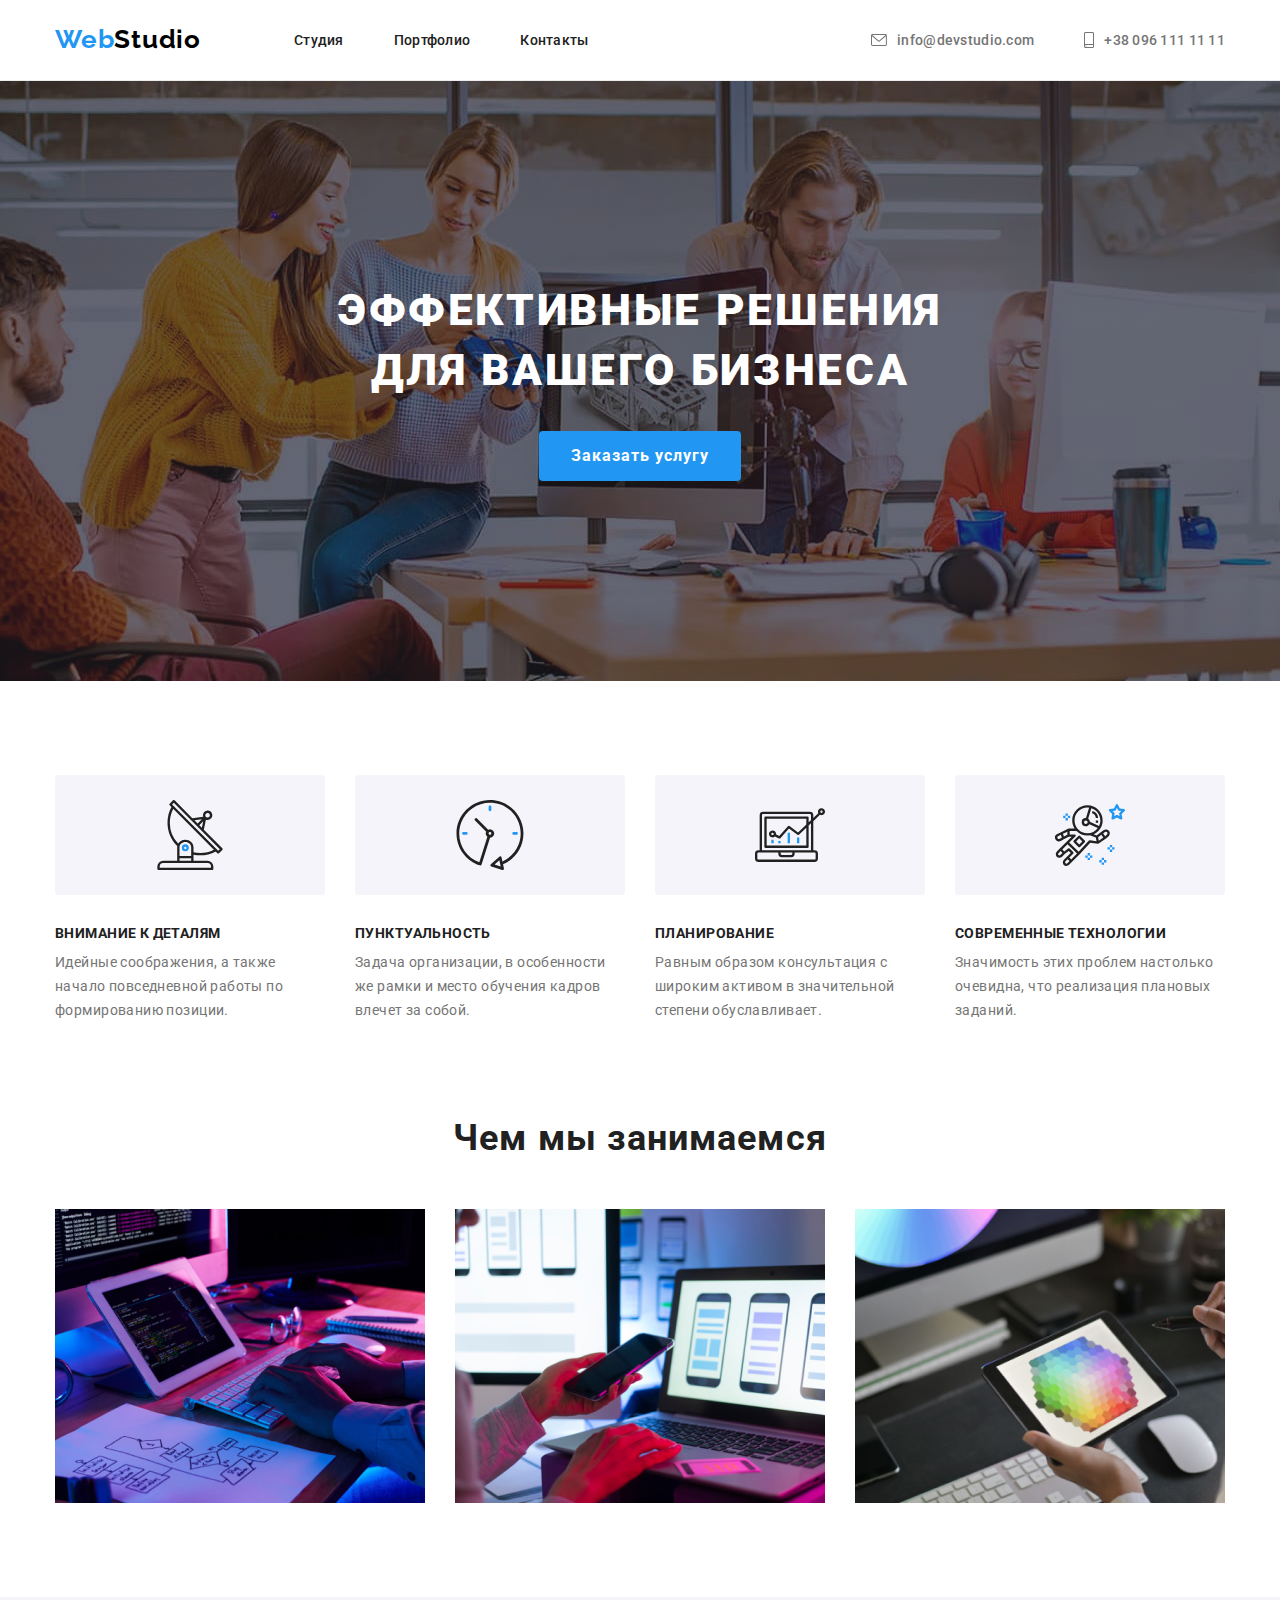
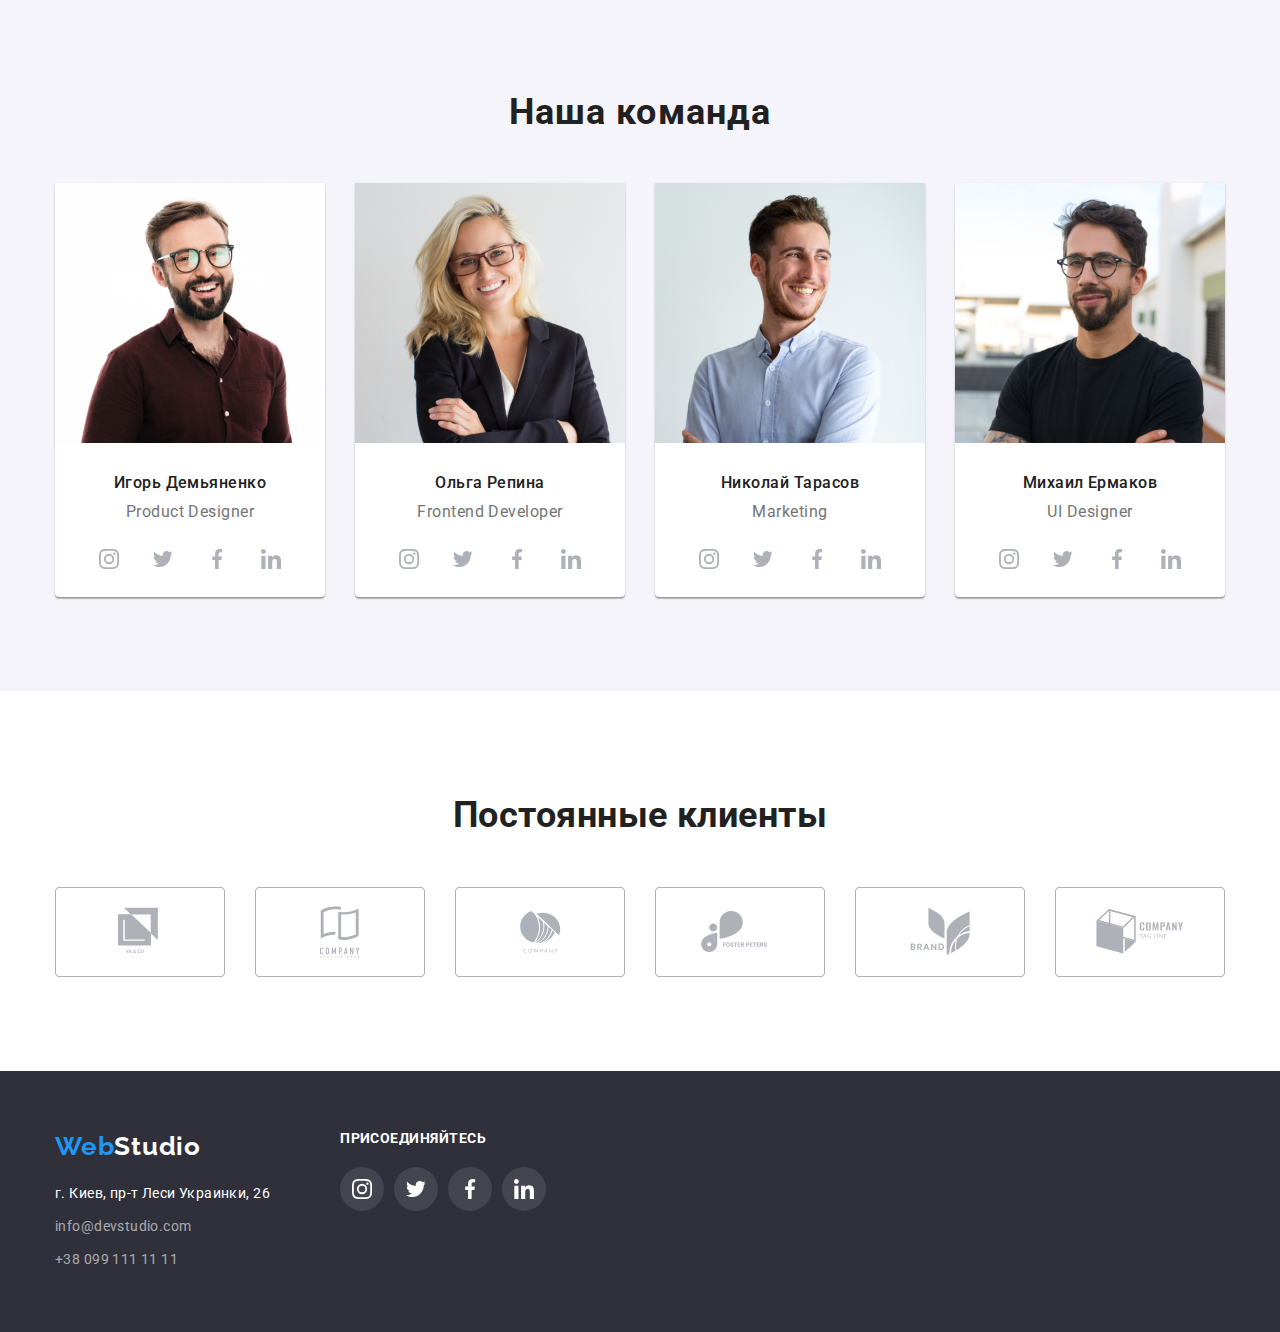
<file: index.html>
<!DOCTYPE html>
<html lang="ru">

<head>
    <meta charset="UTF-8">
    <meta name="viewport" content="width=device-width, initial-scale=1.0">
    <title>WebStudio</title>
    <link rel="stylesheet" href="https://cdnjs.cloudflare.com/ajax/libs/modern-normalize/1.0.0/modern-normalize.min.css"
        integrity="sha512-ISS7cAi1PEhQ8jnbJpJZMd29NlhNj4AWYyLOSp2CE/CsHxTCu+r+t0D2yoJudVrd0/8fTVPUVDzY5Tvli75u/g=="
        crossorigin="anonymous" />
    <link rel="preconnect" href="https://fonts.gstatic.com">
    <link
        href="https://fonts.googleapis.com/css2?family=Raleway:wght@700&family=Roboto:wght@400;500;700;900&display=swap"
        rel="stylesheet">
    <link rel="stylesheet" href="https://cdnjs.cloudflare.com/ajax/libs/modern-normalize/1.0.0/modern-normalize.min.css" />
    <link rel="stylesheet" href="./css/styles.css">
</head>

<body>
    <header class="header">
        <div class="container">
            <nav class="navigation">
                <a class="heder-logo-text" href="./index.html" lang="en">Web<span class="logo-black">Studio</span></a>
                    <ul class="navigation-list">
                        <li class="navigation-list-item">
                            <a class="navigation-list-link" href="./index.html">Студия</a>
                        </li>
                        <li class="navigation-list-item">
                            <a class="navigation-list-link" href="./portfolio.html">Портфолио</a>
                        </li>
                        <li class="navigation-list-item">
                            <a class="navigation-list-link" href="#">Контакты</a>
                        </li>
                    </ul>
            </nav>
                <address class="address">
                    <a class="adress-mail-link" href="mailto:info@devstudio.com">
                        <svg class="info-icon-mail"><use href="./img/sprite.svg#icon-mail"></use></svg>info@devstudio.com
                    </a>

                    <a class="adress-phone-link" href="tel:+380961111111">
                        <svg class="info-icon-phone"><use href="./img/sprite.svg#icon-phone"></use></svg>+38 096 111 11 11
                    </a>
                </address>
        </div>
    </header>

    <main>
        <!--HERO-->
        <div>
            <section class="hero">
                <div class="main-hero">
                    <h1 class="main-hero-title">Эффективные решения<br>для вашего бизнеса</h1>
                    <button class="main-hero-modal-btn" type="button">Заказать услугу</button>
                </div>
            </section>
        </div>
        <!--Basic tricks-->
        <section class="basic-tricks">
            <div class="container">                                                           
                <ul class="basic-tricks-list">
                    <li class="basic-tricks-item ">
                        <div class="icon-division">
                            <svg width="70" height="70" class="icon-svg">
                                <use href="./img/sprite.svg#icon-antenna"></use>
                            </svg>
                        </div>                                   
                        <h3 class="basic-tricks-title">Внимание к деталям</h3>
                        <p class="basic-tricks-text">Идейные соображения, а также начало повседневной работы по формированию позиции.</p>
                    </li>
                    <li class="basic-tricks-item">
                        <div class="icon-division">
                            <svg width="70" height="70" class="icon-svg">
                                <use href="./img/sprite.svg#icon-clock"></use>
                            </svg>
                        </div>
                        <h3 class="basic-tricks-title">Пунктуальность</h3>
                        <p class="basic-tricks-text">Задача организации, в особенности же рамки и место обучения кадров влечет за собой.</p>
                    </li>
                    <li class="basic-tricks-item">
                        <div class="icon-division">
                            <svg width="70" height="70" class="icon-svg">
                                <use href="./img/sprite.svg#icon-diagram"></use>
                            </svg>
                        </div>
                        <h3 class="basic-tricks-title">Планирование</h3>
                        <p class="basic-tricks-text">Равным образом консультация с широким активом в значительной степени обуславливает.</p>
                    </li>
                    <li class="basic-tricks-item">
                        <div class="icon-division">
                            <svg width="70" height="70" class="icon-svg">
                                <use href="./img/sprite.svg#icon-astronaut"></use>
                            </svg>
                        </div>
                        <h3 class="basic-tricks-title">Современные технологии</h3>
                        <p class="basic-tricks-text">Значимость этих проблем настолько очевидна, что реализация плановых заданий.</p>
                    </li>
                </ul>
            </div>
        </section>

        <!--What we do-->
        <section class="what-we-do">
            <div class="container">
                <h2 class="what-we-do-title">Чем мы занимаемся</h2>
                <ul class="what-we-do-list">
                    <li class="what-we-do-img">
                        <a href="" target="blank">
                            <img src="./what-we-do/img.jpg" alt="Верстает" width="370" height="294">
                        </a>
                    </li>
                    <li class="what-we-do-img">
                        <a href="" target="blank">
                            <img src="./what-we-do/img-1.jpg" alt="Тестирует" width="370" height="294">
                        </a>
                    </li>
                    <li class="what-we-do-img">
                        <a href="" target="blank">
                            <img src="./what-we-do/img-2.jpg" alt="Усовершенствует" width="370" height="294">
                        </a>
                    </li>
                </ul>
            </div>
        </section>

        <!--our team-->
        <section class="our-team">
            <div class="container">
                <h2 class="our-team-title">Наша команда</h2>
                <ul class="our-team-list">
                    <li class="our-team-photo">
                        <a href="" class="team-link">
                            <img src="./team/img.jpg" alt="Игорь Демьяненко" width="270" height="260">
                            <h3 class="our-team-photo-title">Игорь Демьяненко</h3>
                            <p class="our-team-text" lang="en">Product Designer</p>
                            <ul class="social-list">
                                <li class="social-item">
                                    <a href="" class="link-network">
                                        <svg class="icon-network">
                                            <use href="./img/sprite.svg#icon-instagram"></use>
                                        </svg>
                                    </a>
                                </li>
                                <li class="social-item">
                                    <a href="" class="link-network">
                                        <svg class="icon-network">
                                            <use href="./img/sprite.svg#icon-twitter"></use>
                                        </svg>
                                    </a>
                                </li>
                                <li class="social-item">
                                    <a href="" class="link-network">
                                        <svg class="icon-network">
                                            <use href="./img/sprite.svg#icon-facebook"></use>
                                        </svg>
                                    </a>
                                </li>
                                <li class="social-item">
                                    <a href="" class="link-network">
                                        <svg class="icon-network">
                                            <use href="./img/sprite.svg#icon-linkedin"></use>
                                        </svg>
                                    </a>
                                </li>
                            </ul>
                        </a>
                                                               
                    <li class="our-team-photo">
                        <a href="" class="team-link">
                            <img src="./team/img-1.jpg" alt="Ольга Репина" width="270" height="260">
                            <h3 class="our-team-photo-title">Ольга Репина</h3>
                            <p class="our-team-text" lang="en">Frontend Developer</p>
                            <ul class="social-list">
                                <li class="social-item">
                                    <a href="" class="link-network">
                                        <svg class="icon-network">
                                            <use href="./img/sprite.svg#icon-instagram"></use>
                                        </svg>
                                    </a>
                                </li>
                                <li class="social-item">
                                    <a href="" class="link-network">
                                        <svg class="icon-network">
                                            <use href="./img/sprite.svg#icon-twitter"></use>
                                        </svg>
                                    </a>
                                </li>
                                <li class="social-item">
                                    <a href="" class="link-network">
                                        <svg class="icon-network">
                                            <use href="./img/sprite.svg#icon-facebook"></use>
                                        </svg>
                                    </a>
                                </li>
                                <li class="social-item">
                                    <a href="" class="link-network">
                                        <svg class="icon-network">
                                            <use href="./img/sprite.svg#icon-linkedin"></use>
                                        </svg>
                                    </a>
                                </li>
                            </ul>
                    <li class="our-team-photo">
                        <a href="" class="team-link">
                            <img src="./team/img-2.jpg" alt="Николай Тарасов" width="270" height="260">
                            <h3 class="our-team-photo-title">Николай Тарасов</h3>
                            <p class="our-team-text" lang="en">Marketing</p>
                            <ul class="social-list">
                                <li class="social-item">
                                    <a href="" class="link-network">
                                        <svg class="icon-network">
                                            <use href="./img/sprite.svg#icon-instagram"></use>
                                        </svg>
                                    </a>
                                </li>
                                <li class="social-item">
                                    <a href="" class="link-network">
                                        <svg class="icon-network">
                                            <use href="./img/sprite.svg#icon-twitter"></use>
                                        </svg>
                                    </a>
                                </li>
                                <li class="social-item">
                                    <a href="" class="link-network">
                                        <svg class="icon-network">
                                            <use href="./img/sprite.svg#icon-facebook"></use>
                                        </svg>
                                    </a>
                                </li>
                                <li class="social-item">
                                    <a href="" class="link-network">
                                        <svg class="icon-network">
                                            <use href="./img/sprite.svg#icon-linkedin"></use>
                                        </svg>
                                    </a>
                                </li>
                            </ul>
                    <li class="our-team-photo">
                        <a href="" class="team-link">
                            <img src="./team/img-3.jpg" alt="Михаил Ермаков" width="270" height="260">
                            <h3 class="our-team-photo-title">Михаил Ермаков</h3>
                            <p class="our-team-text" lang="en">UI Designer</p>
                            <ul class="social-list">
                                <li class="social-item">
                                    <a href="" class="link-network">
                                        <svg class="icon-network">
                                            <use href="./img/sprite.svg#icon-instagram"></use>
                                        </svg>
                                    </a>
                                </li>
                                <li class="social-item">
                                    <a href="" class="link-network">
                                        <svg class="icon-network">
                                            <use href="./img/sprite.svg#icon-twitter"></use>
                                        </svg>
                                    </a>
                                </li>
                                <li class="social-item">
                                    <a href="" class="link-network">
                                        <svg class="icon-network">
                                            <use href="./img/sprite.svg#icon-facebook"></use>
                                        </svg>
                                    </a>
                                </li>
                                <li class="social-item">
                                    <a href="" class="link-network">
                                        <svg class="icon-network">
                                            <use href="./img/sprite.svg#icon-linkedin"></use>
                                        </svg>
                                    </a>
                                </li>
                            </ul>
                        </a>
                    </li>
                </ul>
            </div>
        </section>

        <!--clients-->

            <section class="clients">
                <div class="container">
                    <h2 class="team-title">Постоянные клиенты</h2>
                    <ul class="list-clients">
                        <li class="item-clients">
                            <a href="#" class="link-clients">
                                <svg width="44" height="50" class="icon-clients">
                                    <use href="./img/sprite.svg#icon-logo-ya-co"></use>
                                </svg>
                            </a>
                        </li>
                        <li class="item-clients">
                            <a href="#" class="link-clients">
                                <svg width="40" height="52" class="icon-clients">
                                    <use href="./img/sprite.svg#icon-logo-tagline-here"></use>
                                </svg>
                            </a>
                        </li>
                        <li class="item-clients">
                            <a href="#" class="link-clients">
                                <svg width="41" height="42" class="icon-clients">
                                    <use href="./img/sprite.svg#icon-logo-company"></use>
                                </svg>
                            </a>
                        </li>
                        <li class="item-clients">
                            <a href="#" class="link-clients">
                                <svg width="79" height="42" class="icon-clients">
                                    <use href="./img/sprite.svg#icon-logo-foster"></use>
                                </svg>
                            </a>
                        </li>
                        <li class="item-clients">
                            <a href="#" class="link-clients">
                                <svg width="60" height="47" class="icon-clients">
                                    <use href="./img/sprite.svg#icon-logo-brend"></use>
                                </svg>
                            </a>
                        </li>
                        <li class="item-clients">
                            <a href="#" class="link-clients">
                                <svg width="88" height="45" class="icon-clients">
                                    <use href="./img/sprite.svg#icon-logo-company-tige"></use>
                                </svg>
                            </a>
                        </li>
                    </ul>
                </div>
            </section>
    </main>

    <footer class="footer">
        <div class="container">
            <div class="footer-container">
                <a class="footer-logo-text" href="./index.html" lang="en">Web<span class="footer-logo-white">Studio</span></a>
                <ul class="footer-list">
                    <li class="footer-list-item">
                        <a class="footer-map" href="https://goo.gl/maps/Ar7S7timAM4m2ztU9" target="_blank">г. Киев, пр-т Леси Украинки, 26</a>
                    </li>
                    <li class="footer-list-item">
                        <a class="footer-mail" href="mailto:info@devstudio.com">info@devstudio.com</a>
                    </li>
                    <li class="footer-list-item">
                        <a class="footer-phone" href="tel:+380991111111">+38 099 111 11 11</a>
                    </li>
                </ul>
            </div>
            <div class="join">
                <p class="join-title">присоединяйтесь</p>
                <ul class="list-join">
                    <li class="item-join">
                        <a href="#" class="link-join">
                            <svg width="20" height="20" class="join-network">
                                <use href="./img/sprite.svg#icon-instagram"></use>
                            </svg>
                        </a>
                    </li>
                    <li class="item-join">
                        <a href="#" class="link-join">
                            <svg width="20" height="20" class="join-network">
                                <use href="./img/sprite.svg#icon-twitter"></use>
                            </svg>
                        </a>
                    </li>
                    <li class="item-join">
                        <a href="#" class="link-join">
                            <svg width="20" height="20" class="join-network">
                                <use href="./img/sprite.svg#icon-facebook"></use>
                            </svg>
                        </a>
                    </li>
                    <li class="item-join">
                        <a href="#" class="link-join">
                            <svg width="20" height="20" class="join-network">
                                <use href="./img/sprite.svg#icon-linkedin"></use>
                            </svg>
                        </a>
                    </li>
                </ul>
            </div> 
        </div>
                  
        
    </footer>
</body>

</html>
</file>
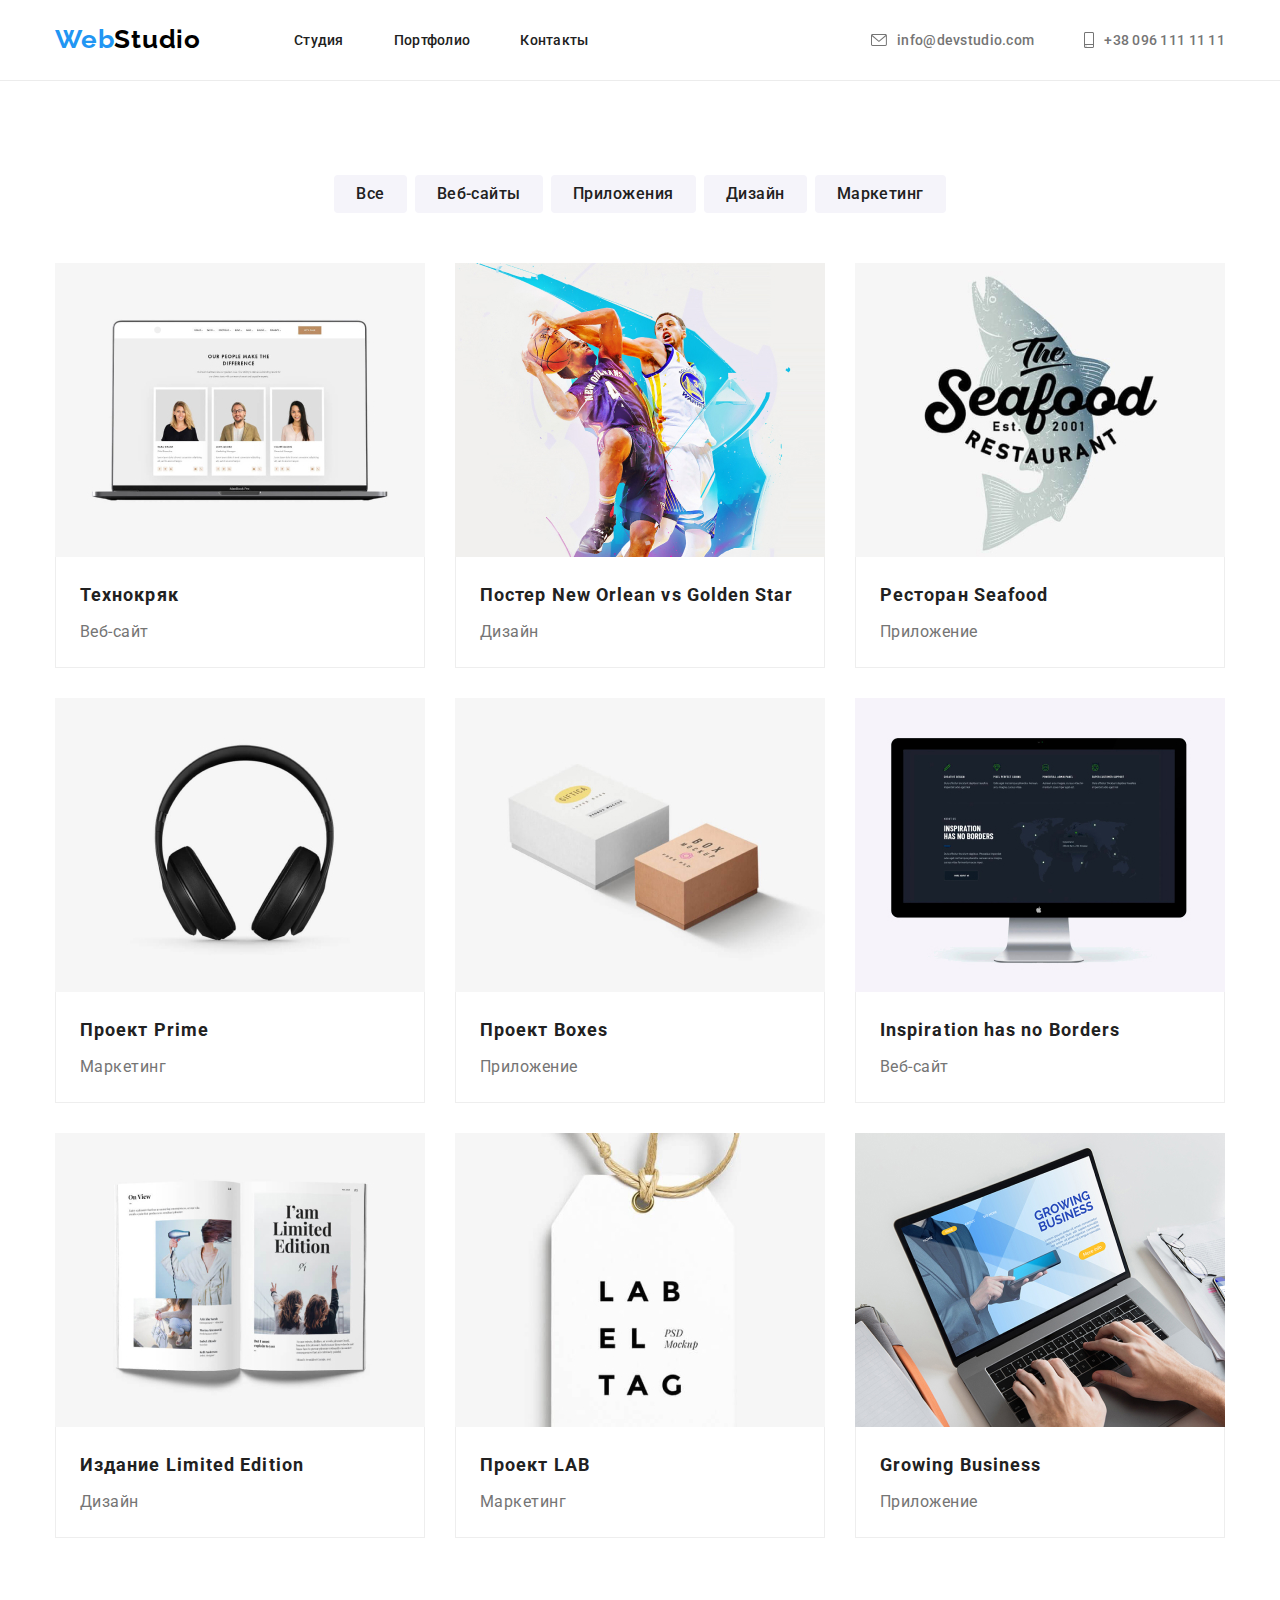
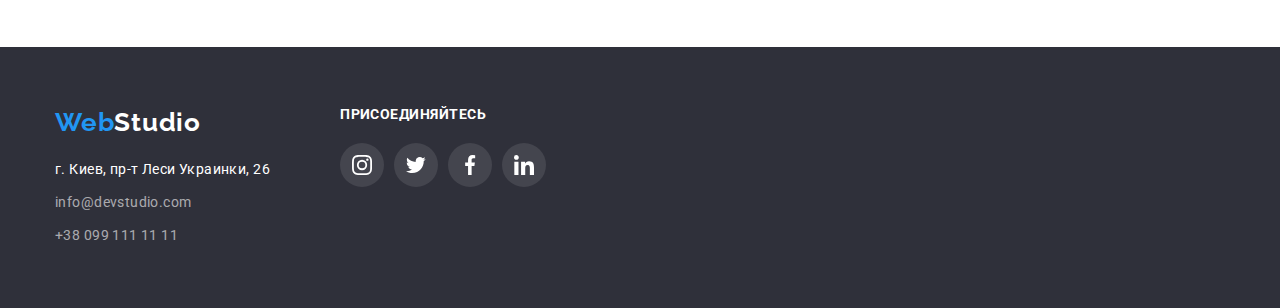
<file: portfolio.html>
<!DOCTYPE html>
<html lang="ru">
  <head>
    <meta charset="UTF-8" />
    <meta name="viewport" content="width=device-width, initial-scale=1.0" />
    <title>WebStudio</title>
    <link
      rel="stylesheet"
      href="https://cdnjs.cloudflare.com/ajax/libs/modern-normalize/1.0.0/modern-normalize.min.css"
      integrity="sha512-ISS7cAi1PEhQ8jnbJpJZMd29NlhNj4AWYyLOSp2CE/CsHxTCu+r+t0D2yoJudVrd0/8fTVPUVDzY5Tvli75u/g=="
      crossorigin="anonymous"
    />
    <link rel="preconnect" href="https://fonts.gstatic.com" />
    <link
      href="https://fonts.googleapis.com/css2?family=Raleway:wght@700&family=Roboto:wght@400;500;700;900&display=swap"
      rel="stylesheet"
    />
    <link
      rel="stylesheet"
      href="https://cdnjs.cloudflare.com/ajax/libs/modern-normalize/1.0.0/modern-normalize.min.css"
    />
    <link rel="stylesheet" href="./css/styles.css" />
  </head>

  <body>
    <header class="header">
      <div class="container">
        <nav class="navigation">
          <a class="heder-logo-text" href="./index.html" lang="en"
            >Web<span class="logo-black">Studio</span></a
          >
          <ul class="navigation-list">
            <li class="navigation-list-item">
              <a class="navigation-list-link" href="./index.html">Студия</a>
            </li>
            <li class="navigation-list-item">
              <a class="navigation-list-link" href="./portfolio.html">Портфолио</a>
            </li>
            <li class="navigation-list-item">
              <a class="navigation-list-link" href="#">Контакты</a>
            </li>
          </ul>
        </nav>
        <address class="address">
          <a class="adress-mail-link" href="mailto:info@devstudio.com">
            <svg class="info-icon-mail">
              <use href="./img/sprite.svg#icon-mail"></use></svg>info@devstudio.com
          </a>
          <a class="adress-phone-link" href="tel:+380961111111">
            <svg class="info-icon-phone">
              <use href="./img/sprite.svg#icon-phone"></use></svg>+38 096 111 11 11
          </a>
        </address>
      </div>
    </header>

    <main>
      <!--Navigation-->
      <section class="portfolio-navigation">
        <div class="container">
          <h1 hidden>Портфолио</h1>
          <ul class="portfolio-navigation-list">
            <li class="portfolio-navigation-list-item">
              <button class="nav-title" type="button">Все</button>
            </li>
            <li class="portfolio-navigation-list-item">
              <button class="nav-title" type="button">Веб-сайты</button>
            </li>
            <li class="portfolio-navigation-list-item">
              <button class="nav-title" type="button">Приложения</button>
            </li>
            <li class="portfolio-navigation-list-item">
              <button class="nav-title" type="button">Дизайн</button>
            </li>
            <li class="portfolio-navigation-list-item">
              <button class="nav-title" type="button">Маркетинг</button>
            </li>
          </ul>
          <!--Teamwork-->
          <h2 hidden>Командная робота</h2>
          <ul class="teamwork-list">
            <li class="teamwork-list-item">
              <a href="#" class="portfolio-link">
                <img class="teamwork-list-img" src="./portfolio-img/tehnokriak.jpg" alt="Веб-сайт" width="370" height="294"/>
                <div class="container-portfolio">
                  <h3 class="teamwork-list-title">Технокряк</h3>
                  <p class="teamwork-list-text">Веб-сайт</p>
                </div>
              </a>
            </li>
            <li class="teamwork-list-item">
              <a href="#" class="portfolio-link">
                <img class="teamwork-list-img" src="./portfolio-img/poster.jpg" alt="Постер New Orlean vs Golden Star" width="370" height="294"/>
                <div class="container-portfolio">
                  <h3 class="teamwork-list-title">
                    Постер New Orlean vs Golden Star
                  </h3>
                  <p class="teamwork-list-text">Дизайн</p>
                </div>
              </a>
            </li>
            <li class="teamwork-list-item">
              <a href="#" class="portfolio-link">
                <img class="teamwork-list-img" src="./portfolio-img/restourant.jpg" alt="370" height="294"/>
                <div class="container-portfolio">
                  <h3 class="teamwork-list-title">Ресторан Seafood</h3>
                  <p class="teamwork-list-text">Приложение</p>
                </div>
              </a>
            </li>
            <li class="teamwork-list-item">
              <a href="#" class="portfolio-link">
                <img class="teamwork-list-img" src="./portfolio-img/listening.jpg" alt="370" height="294"/>
                <div class="container-portfolio">
                  <h3 class="teamwork-list-title">Проект Prime</h3>
                  <p class="teamwork-list-text">Маркетинг</p>
                </div>
              </a>
            </li>
            <li class="teamwork-list-item">
              <a href="#" class="portfolio-link">
                <img class="teamwork-list-img" src="./portfolio-img/boxes.jpg" alt="370" height="294"/>
                <div class="container-portfolio">
                  <h3 class="teamwork-list-title">Проект Boxes</h3>
                  <p class="teamwork-list-text">Приложение</p>
                </div>
              </a>
            </li>
            <li class="teamwork-list-item">
              <a href="#" class="portfolio-link">
                <img class="teamwork-list-img" src="./portfolio-img/monitor.jpg" alt="370" height="294"/>
                <div class="container-portfolio">
                  <h3 class="teamwork-list-title">
                    Inspiration has no Borders
                  </h3>
                  <p class="teamwork-list-text">Веб-сайт</p>
                </div>
              </a>
            </li>
            <li class="teamwork-list-item">
              <a href="#" class="portfolio-link">
                <img class="teamwork-list-img" src="./portfolio-img/magazine.jpg" alt="370" height="294"/>
                <div class="container-portfolio">
                  <h3 class="teamwork-list-title">Издание Limited Edition</h3>
                  <p class="teamwork-list-text">Дизайн</p>
                </div>
              </a>
            </li>
            <li class="teamwork-list-item">
              <a href="#" class="portfolio-link">
                <img class="teamwork-list-img" src="./portfolio-img/label.jpg" alt="370" height="294"/>
                <div class="container-portfolio">
                  <h3 class="teamwork-list-title">Проект LAB</h3>
                  <p class="teamwork-list-text">Маркетинг</p>
                </div>
              </a>
            </li>
            <li class="teamwork-list-item">
              <a href="#" class="portfolio-link">
                <img class="teamwork-list-img" src="./portfolio-img/pc.jpg" alt="370" height="294"/>
                <div class="container-portfolio">
                  <h3 class="teamwork-list-title">Growing Business</h3>
                  <p class="teamwork-list-text">Приложение</p>
                </div>
              </a>
            </li>
          </ul>
        </div>
      </section>
    </main>
    <footer class="footer">
      <div class="container">
        <div class="footer-container">
          <a class="footer-logo-text" href="./index.html" lang="en"
            >Web<span class="footer-logo-white">Studio</span></a
          >
          <ul class="footer-list">
            <li class="footer-list-item">
              <a
                class="footer-map"
                href="https://goo.gl/maps/Ar7S7timAM4m2ztU9"
                target="_blank"
                >г. Киев, пр-т Леси Украинки, 26</a
              >
            </li>
            <li class="footer-list-item">
              <a class="footer-mail" href="mailto:info@devstudio.com"
                >info@devstudio.com</a
              >
            </li>
            <li class="footer-list-item">
              <a class="footer-phone" href="tel:+380991111111"
                >+38 099 111 11 11</a
              >
            </li>
          </ul>
        </div>
        <div class="join">
          <p class="join-title">присоединяйтесь</p>
          <ul class="list-join">
            <li class="item-join">
              <a href="#" class="link-join">
                <svg width="20" height="20" class="join-network">
                  <use href="./img/sprite.svg#icon-instagram"></use>
                </svg>
              </a>
            </li>
            <li class="item-join">
              <a href="#" class="link-join">
                <svg width="20" height="20" class="join-network">
                  <use href="./img/sprite.svg#icon-twitter"></use>
                </svg>
              </a>
            </li>
            <li class="item-join">
              <a href="#" class="link-join">
                <svg width="20" height="20" class="join-network">
                  <use href="./img/sprite.svg#icon-facebook"></use>
                </svg>
              </a>
            </li>
            <li class="item-join">
              <a href="#" class="link-join">
                <svg width="20" height="20" class="join-network">
                  <use href="./img/sprite.svg#icon-linkedin"></use>
                </svg>
              </a>
            </li>
          </ul>
        </div>
      </div>
    </footer>
  </body>
</html>
</file>
<file: css/styles.css>
/* основной цвет заголовков | color: #212121; */
/* масивный текст | color: #757575; */
/* белый цвет (фон,герой) | color: #ffffff; */
/* цвет ссылок | color: #2196f3; */
/* footer color: #2f303a; */
/* our team (фон) | background: #f5f4fa */

html {
  box-sizing: border-box;
}

* {
  margin: 0;
  padding: 0;
  box-sizing: border-box;
}

*,
*::before,
*::after {
  box-sizing: inherit;
}

:root {
  --main-color-titles-color: #212121;
  --massive-text-color: #757575;
  --title-text-color: #2f303a;
  --color-forces-color: #2196f3;
  --white-bg-color: #ffffff;
  --footer-background-color: #2f303a;
  --our-team: #f5f4fa;
  --main-letter-spacing: 0.03em;
  --frame-portfolio-photo: #eeeeee;
}

:visited {
  color: inherit;
}
/* COMMON */

h1,
h2,
h3,
h4,
h5,
h6 {
  margin: 0;
}

ul,
li {
  margin: 0;
  padding: 0;
}

img {
  display: block;
}

li {
  list-style: none;
}
p {
  list-style: none;
  margin: 0;
  padding: 0;
}
a {
  text-decoration: none;
}

link,
button {
  cursor: pointer;
}

body {
  font-family: 'Roboto', sans-serif;
  letter-spacing: var(--main-letter-spacing);
  color: var(--massive-text-color);
  background-color: var(--white-bg-color);
}

section {
  display: block;
}

.header .container {
  display: flex;
  align-items: center;
}

.header {
  border-bottom-width: 1px;
  border-bottom-style: solid;
  border-bottom-color: #ececec;
}

.navigation-list {
  display: flex;
  align-items: center;
  justify-content: space-between;
}

.container {
  width: 1200px;
  margin: auto;
  padding-left: 15px;
  padding-right: 15px;
}

/* основное лого */

.logo-black {
  color: black;
}

.heder-logo-text {
  padding-top: 24px;
  padding-bottom: 25px;
  margin-right: 93px;
  font-family: 'Raleway', sans-serif;
  font-weight: bold;
  font-size: 26px;
  line-height: 1.192;
  /* identical to box height */
  letter-spacing: 0.03em;
  color: #2196f3;
}

.navigation {
  display: flex;
}

.navigation {
  padding: 0;
  margin: 0;
}

.navigation-list {
  padding: 0;
}

.navigation-list-item {
  display: flex;
  margin-right: 93px;
}

.navigation-lis-item:last-child {
  margin-right: 0;
}

.navigation-list-item:not(:last-child) {
  margin-right: 50px;
}

.navigation-list-link {
  text-decoration: none;
  display: block;
  padding-bottom: 32px;
  padding-top: 32px;
}

.navigation-list-link {
  font-weight: 500;
  font-size: 14px;
  line-height: 1.143;
  letter-spacing: 0.02em;
  color: #212121;
}

.navigation-list-link:hover,
.navigation-list-link:focus {
  color: #2196f3;
}

.adress {
  display: flex;
  align-items: center;
  list-style: none;
  margin-left: auto;
  justify-content: center;
}

address {
  display: flex;
  font-style: normal;
  margin-left: auto;
}

.adress-mail-link {
  margin-right: 50px;
}

.adress .adress-mail-link + .adress-phone-link {
  margin-left: 50px;
}

.adress-mail-link,
.adress-phone-link {
  text-decoration: none;
  display: flex;
  padding-top: 32px;
  padding-bottom: 32px;
  justify-content: center;
  align-items: center;
}

.adress-mail-link {
  font-family: 'Roboto';
  font-style: normal;
  font-weight: 500;
  font-size: 14px;
  line-height: 1.142;
  letter-spacing: 0.02em;
  color: #757575;
}

.adress-mail-link:hover,
.adress-mail-link:focus {
  color: #2196f3;
}

.adress-phone-link {
  font-family: 'Roboto';
  font-style: normal;
  font-weight: 500;
  font-size: 14px;
  line-height: 1.143;
  letter-spacing: 0.02em;
  color: #757575;
}

.adress-phone-link:hover,
.adress-phone-link:focus {
  color: #2196f3;
}

/*SVG*/
.info-icon-mail {
  width: 16px;
  height: 12px;
}

.info-icon-mail {
  margin-right: 10px;
  fill: currentColor;
}

.info-icon-phone {
  width: 10px;
  height: 16px;
}

.info-icon-phone {
  margin-right: 10px;
  fill: currentColor;
}

/* Hero */

.hero {
  background-color: #2f303a;
  text-align: center;
  padding-top: 200px;
  padding-bottom: 200px;

  background-image: linear-gradient(
      to right,
      rgba(47, 48, 58, 0.4),
      rgba(47, 48, 58, 0.4)
    ),
    url(../img/background.jpg);

  background-size: cover;
  background-repeat: no-repeat;
  background-position: center;
  max-width: 1600px;
  max-height: 600px;
}

.main-hero-modal-btn {
  font-weight: bold;
  font-size: 16px;
  line-height: 1.875;
  letter-spacing: 0.06em;
  color: #ffffff;
  background: #2196f3;

  padding: 10px 32px;
  text-align: center;
  margin: 0 auto;

  border-radius: 4px;
  border: none;
}

.main-hero-title {
  font-weight: 900;
  font-size: 44px;
  line-height: 1.363;

  letter-spacing: 0.06em;
  text-transform: uppercase;
  color: #ffffff;

  margin-top: 0;
  margin-bottom: 30px;
}

/*SVG Студия Basic*/
.basic-tricks-item {
  min-width: 270px;
}

.icon-division {
  content: '';
  display: flex;
  width: 270px;
  height: 120px;
  align-items: center;
  justify-content: center;
  background-color: #f5f4fa;
  margin-bottom: 30px;
  border-radius: 4px;
}

.icom-svg {
  width: 70px;
  height: 70px;
}

/* basic triks Студия */

.basic-tricks {
  padding-top: 94px;
  padding-bottom: 94px;
}

.basic-tricks p {
  margin-top: 0px;
  margin-bottom: 0px;
}

.basic-tricks h3 {
  margin-top: 0px;
  margin-bottom: 10px;
}

.basic-tricks-list {
  display: flex;
}

.basic-tricks .basic-tricks-item + .basic-tricks-item {
  margin-left: 30px;
}

.basic-tricks-title {
  font-weight: bold;
  font-size: 14px;
  line-height: 1.143;
  letter-spacing: 0.03em;
  text-transform: uppercase;
  color: #212121;
}

.basic-tricks-text {
  font-weight: normal;
  font-size: 14px;
  line-height: 1.714;
  letter-spacing: 0.03em;
  color: #757575;
}

/* what we do -  Студия */

.what-we-do {
  padding-bottom: 94px;
}

.what-we-do-list {
  display: flex;
}

.what-we-do-img {
  margin: 0px;
}

.what-we-do-list .what-we-do-img + .what-we-do-img {
  margin-left: 30px;
}

.what-we-do-title {
  font-weight: bold;
  font-size: 36px;
  line-height: 1.167;
  text-align: center;
  letter-spacing: 0.03em;
  color: #212121;
  margin-bottom: 50px;
}

/* Navigation - кнопки меню в портфолио */

.nav-title + .nav-title {
  margin-left: 8px;
}

.portfolio-navigation-list-item:not(:last-child) {
  margin-right: 8px;
}

.portfolio-link {
  display: block;
  margin-right: 0;
  /* outline: 1px solid #eeeeee; */
}

.portfolio-link:hover,
.portfolio-link:focus {
  box-shadow: 0px 1px 1px rgba(0, 0, 0, 0.12), 0px 4px 4px rgba(0, 0, 0, 0.06),
    1px 4px 6px rgba(0, 0, 0, 0.16);
}

.nav-title {
  font-weight: 500;
  font-size: 16px;
  line-height: 1.625;
  text-align: center;
  letter-spacing: 0.03em;
  color: #212121;
  background: #f5f4fa;

  border-radius: 4px;
  outline: none;
  border: none;

  padding: 6px 22px;
}

.nav-title:hover,
.nav-title:focus {
  background-color: #2196f3;
  color: #ffffff;
  box-shadow: 0px 3px 1px rgba(0, 0, 0, 0.1), 0px 1px 2px rgba(0, 0, 0, 0.08),
    0px 2px 2px rgba(0, 0, 0, 0.12);
}

/* our team - Студия*/

.what-we-do h2,
.our-team h2 {
  margin-top: 0px;
  margin-bottom: 50px;
}

.what-we-do img,
.our-team img,
.portfolio-navigation img {
  display: block;
}

.portfolio-navigation {
  padding-top: 94px;
  padding-bottom: 94px;
}

.portfolio-navigation-list,
.portfolio {
  display: flex;
  justify-content: center;
  list-style: none;
  margin-bottom: 50px;
}

.portfolio-link {
  text-decoration: none;
  cursor: pointer;
}

/* Teamwork - Командная робота */

ul.teamwork-list {
  margin: -15px;
  padding: 0px;
}

.teamwork-list {
  display: flex;
  flex-wrap: wrap;
  margin: -15px;
}

.container-portfolio {
  padding: 20px 24px;
  border: 1px solid #eeeeee;
  border-style: none solid solid;
}

.teamwork-list-item {
  width: 370px;
  margin: 15px;

  background-color: var(--white-bg-color);
}

.teamwork-list-item:nth-last-child(-n + 3) {
  margin-bottom: 30px;
}

.teamwork-list-title {
  margin-top: 0px;
  margin-bottom: 4px;

  font-weight: bold;
  font-size: 18px;
  line-height: 2;
  letter-spacing: 0.06em;
  color: #212121;
}

.teamwork-list-text {
  margin: 0px;

  font-weight: normal;
  font-size: 16px;
  line-height: 1.875;
  letter-spacing: 0.03em;
  color: #757575;
}

/*SVG- social-link-icon*/

.icon-network {
  width: 20px;
  height: 20px;
}

.social-list {
  display: flex;
  justify-content: center;
  margin-top: 16px;
  margin-bottom: 16px;
}

.social-item {
  width: 44px;
  height: 44px;
  border-radius: 50%;
}

.link-network {
  width: 100%;
  height: 100%;
  border-radius: 50%;
  display: flex;
  justify-content: center;
  align-items: center;
  fill: #afb1b8;
}

.social-item:not(:last-child) {
  margin-right: 10px;
}

.link-network:hover,
.link-network:focus {
  background-color: var(--color-forces-color);
}

.link-network:hover .icon-network,
.link-network:focus .icon-network {
  fill: #ffffff;
}

/* Our team */

.our-team-list {
  display: flex;
}

.our-team .our-team-photo + .our-team-photo {
  margin-left: 30px;
}

.our-team .our-team-photo {
  background-color: var(--white-bg-color);
  box-shadow: 0px 1px 3px rgba(0, 0, 0, 0.12), 0px 1px 1px rgba(0, 0, 0, 0.14),
    0px 2px 1px rgba(0, 0, 0, 0.2);
  border-radius: 0px 0px 4px 4px;
}

.our-team {
  margin-top: 0px;
  margin-bottom: 10px;
  text-align: center;
  background-color: var(--our-team);

  padding-top: 94px;
  padding-bottom: 94px;
}

.team-link {
  color: var(--main-color-titles-color);
  text-decoration: none;
}

.our-team h3 {
  font-weight: 500;
  font-size: 16px;
  line-height: 1.192;
  text-align: center;
}

.our-team-title {
  font-weight: bold;
  font-size: 36px;
  line-height: 1.167;
  text-align: center;
  letter-spacing: 0.03em;
  color: #212121;
}

.our-team-photo-title {
  font-weight: 500;
  font-size: 16px;
  line-height: 1.188;
  /* identical to box height */
  text-align: center;
  letter-spacing: 0.03em;
  color: #212121;
  margin-top: 0px;
  margin-bottom: 10px;
}

.our-team-text {
  font-weight: normal;
  font-size: 16px;
  line-height: 1.188;
  /* identical to box height */
  text-align: center;
  letter-spacing: 0.03em;
  color: #757575;

  margin-top: 0px;
  margin-bottom: 16px;
}

.our-team img {
  margin-top: 0px;
  margin-bottom: 30px;
}

.our-team {
  background: #f5f4fa;
}

/* ==========CLIENTS========= */

.clients .container {
  padding: 94px 0;
}

.team-title {
  display: block;
  margin-bottom: 50px;
  text-align: center;

  font-weight: 700;
  font-size: 36px;
  line-height: 1.16;
  color: #212121;
}

.team-list {
  display: flex;
}

/* SVG clienys imeges */

.list-clients {
  display: flex;
  justify-content: center;
}

.item-clients {
  width: 170px;
  height: 90px;
}

.item-clients:not(:last-child) {
  margin-right: 30px;
}

.link-clients {
  width: 100%;
  height: 100%;
  display: flex;
  border: 1px solid #afb1b8;
  border-radius: 4px;
  justify-content: center;
  align-items: center;
  fill: #afb1b8;
}

.link-clients:hover,
.link-clients:hover .icon-clients,
.link-clients:focus,
.link-clients:focus .icon-clients {
  fill: var(--color-forces-color);
  border-color: var(--color-forces-color);
}

/* футер лого */

.footer {
  background: #2f303a;
}
.footer {
  display: flex;
  padding-top: 60px;
  padding-bottom: 60px;
}

.footer .footer-logo-text {
  font-family: 'Raleway', sans-serif;
  font-weight: bold;
  font-size: 26px;
  line-height: 1.192;
  /* identical to box height */
  letter-spacing: 0.03em;
  color: #2196f3;

  margin-bottom: 20px;
  display: inline-block;
}

.footer-logo-white {
  color: #ffffff;
}

.footer-list {
  margin-left: auto;
}

.footer-mail {
  font-size: 14px;
  line-height: 1.714;
  letter-spacing: 0.03em;
  color: rgba(255, 255, 255, 0.6);
}

.footer-phone {
  font-size: 14px;
  line-height: 1.714;
  letter-spacing: 0.03em;
  color: rgba(255, 255, 255, 0.6);
}

.footer-map {
  font-family: 'Roboto';
  font-style: normal;
  font-weight: normal;
  font-size: 14px;
  line-height: 1.714;
  letter-spacing: 0.03em;
  color: #ffffff;
}

.footer-map:hover,
.footer-map:focus {
  color: #2196f3;
}

.footer-mail .footer-phone {
  font-family: 'Roboto';
  font-style: normal;
  font-weight: normal;
  font-size: 14px;
  line-height: 1.714;
  letter-spacing: 0.03em;
  color: rgba(255, 255, 255, 0.6);
}

.footer-mail:hover,
.footer-mail:focus,
.footer-phone:hover,
.footer-phone:focus {
  color: #2196f3;
}

.footer-list-item:not(:last-child) {
  margin-bottom: 9px;
}

.footer {
  display: flex;
}

.footer .container {
  display: flex;
}

.footer-container {
  padding-right: 70px;
  align-items: baseline;
}

.join {
  align-items: center;
  align-items: baseline;
}

/* join division */

.join-title {
  color: #ffffff;
  font-weight: 700;
  font-size: 14px;
  line-height: 1.14;
  text-transform: uppercase;
  margin-bottom: 20px;
  display: block;
}

/* svg imeges join */

.list-join {
  display: flex;
}

.item-join {
  width: 44px;
  height: 44px;
}

.link-join {
  width: 100%;
  height: 100%;
  border-radius: 50%;
  display: flex;
  background: rgba(255, 255, 255, 0.1);
  justify-content: center;
  align-items: center;
  fill: #ffffff;
}

.link-join:hover,
.link-join:focus {
  color: #ffffff;
  background: #2196f3;
}
.item-join:not(:last-child) {
  margin-right: 10px;
}
</file>
